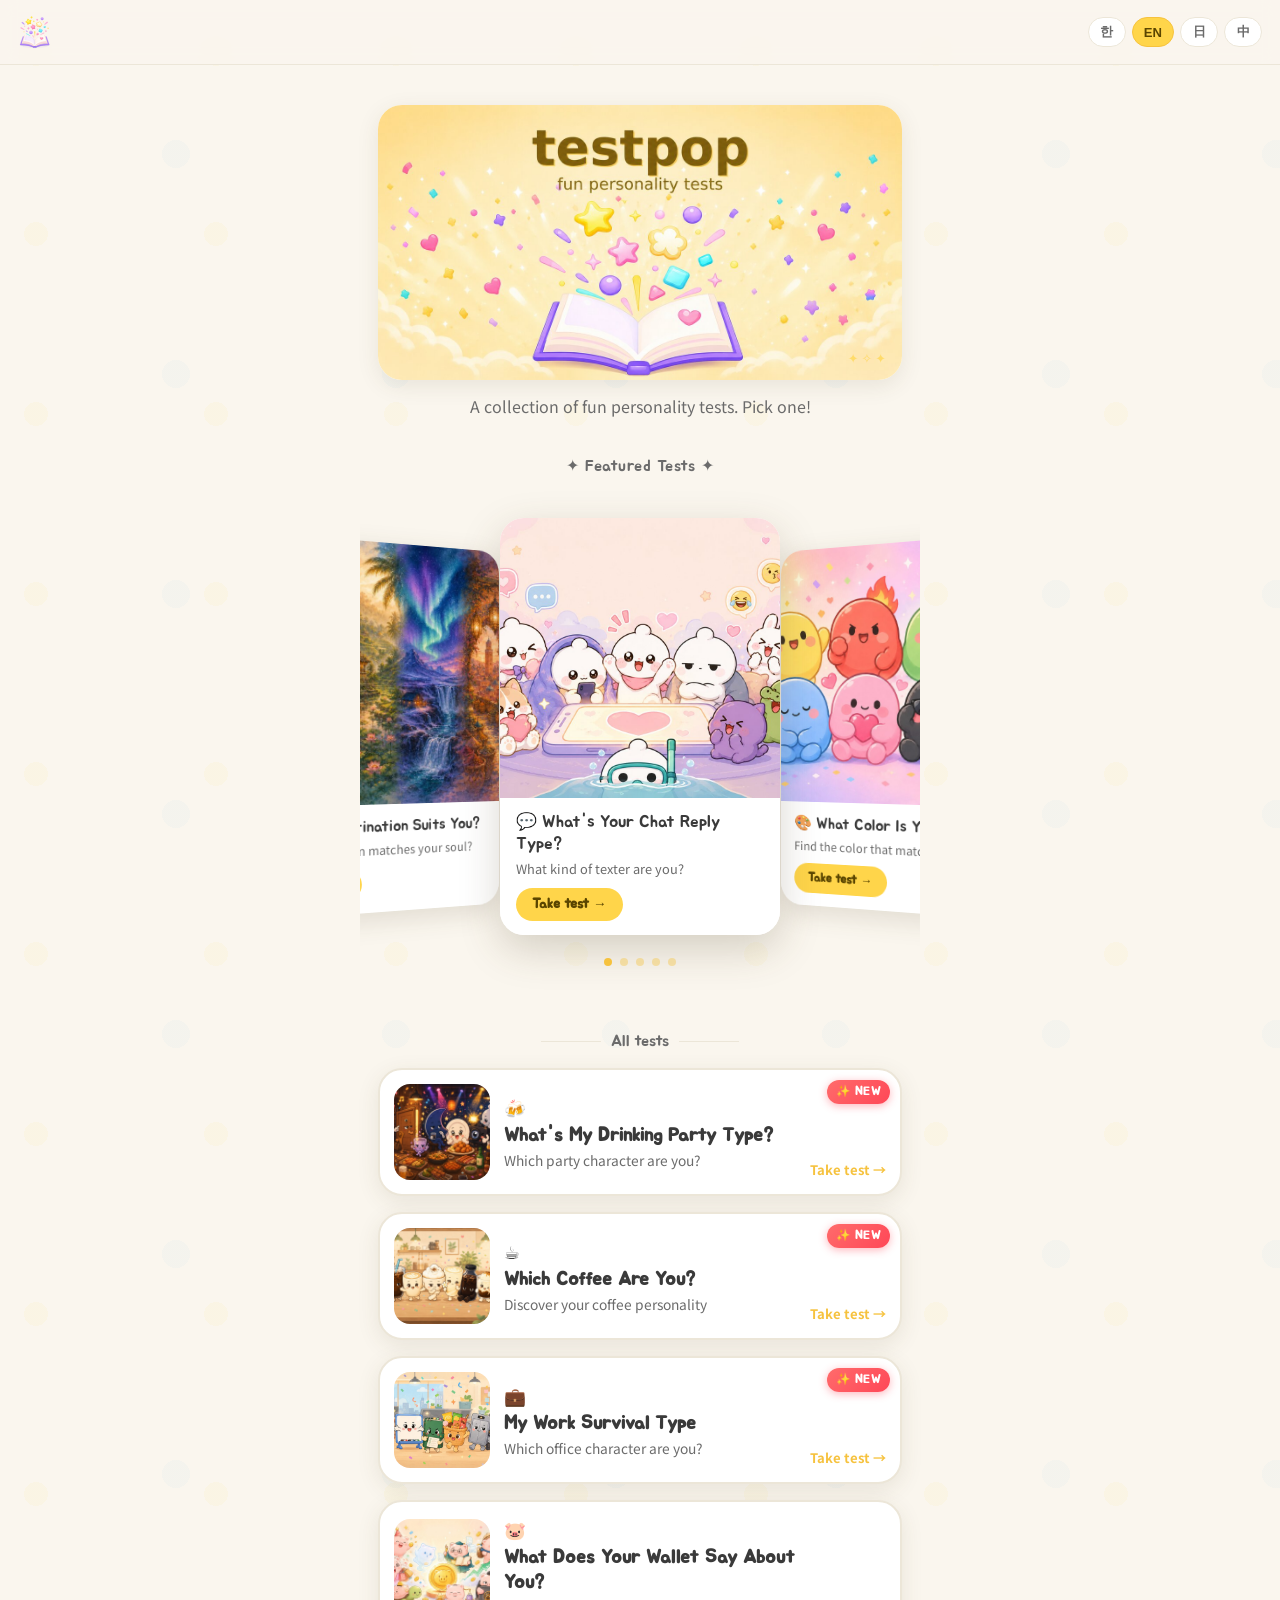
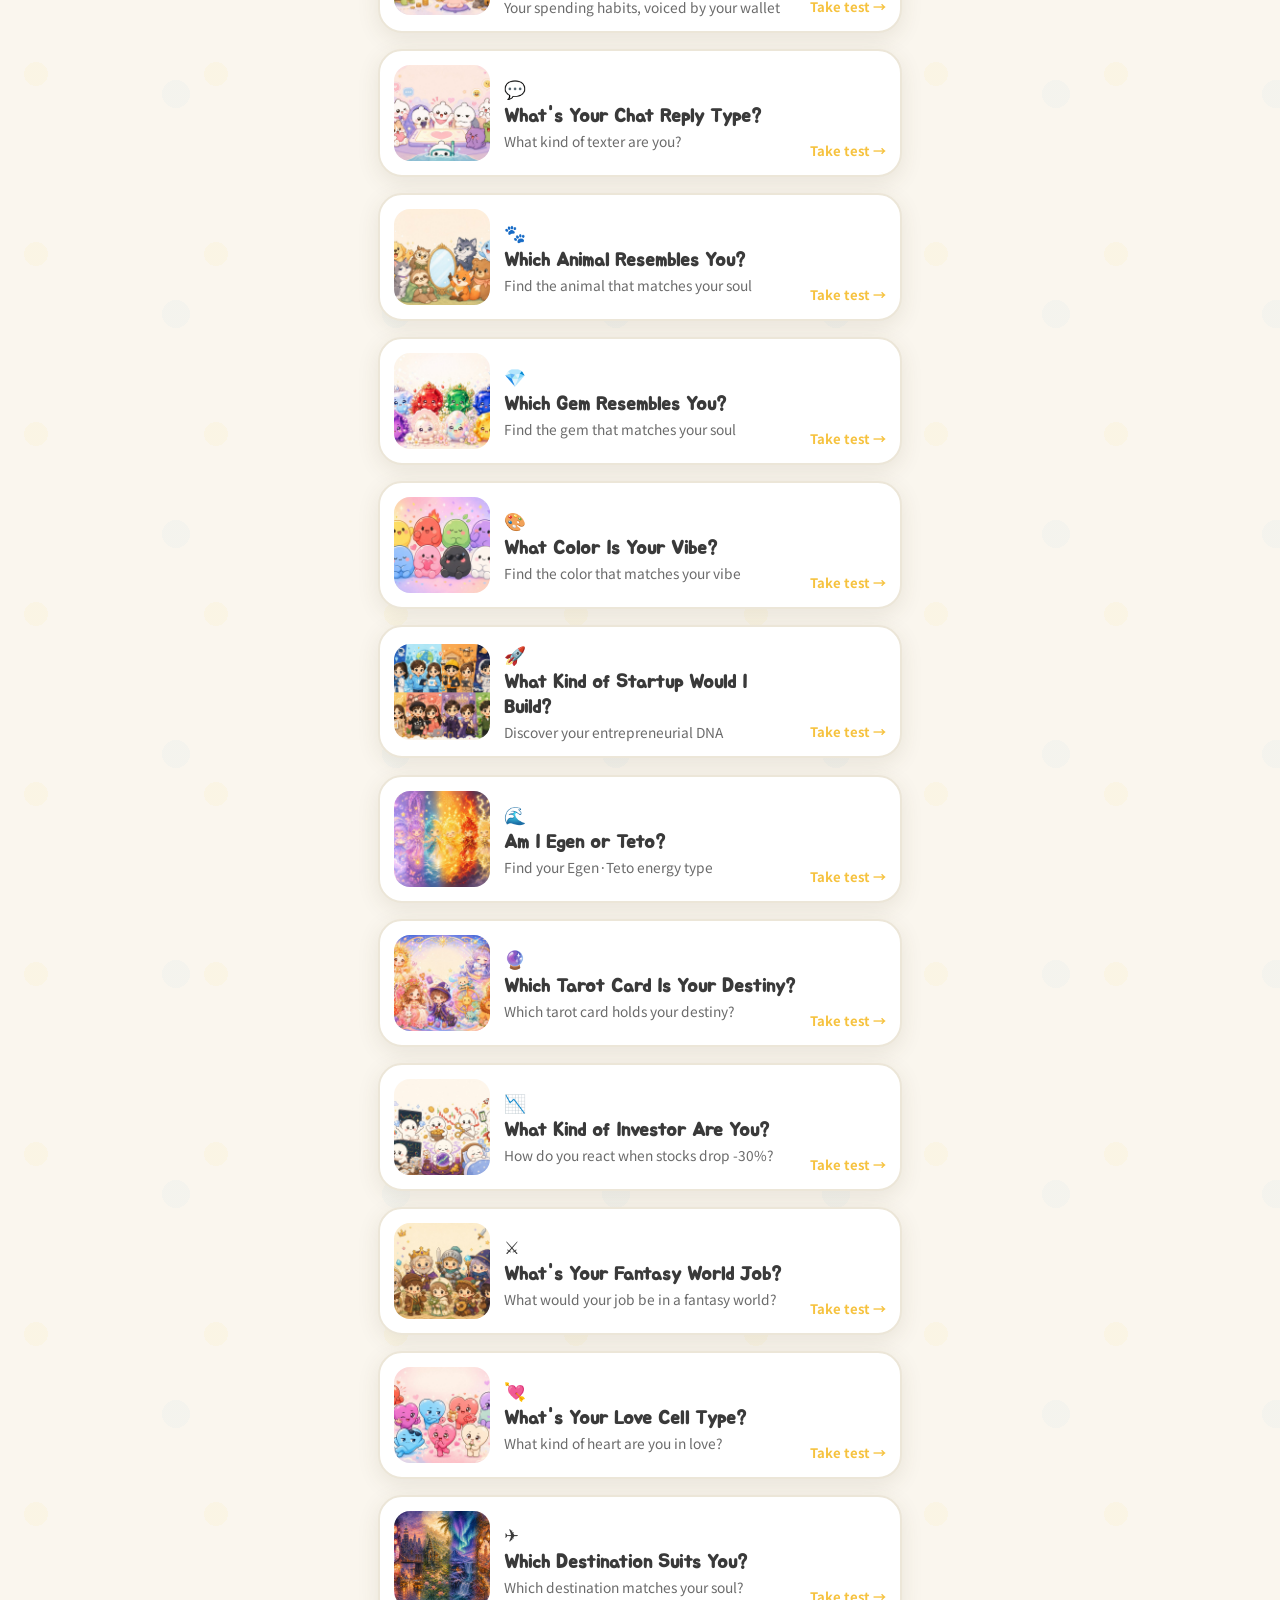
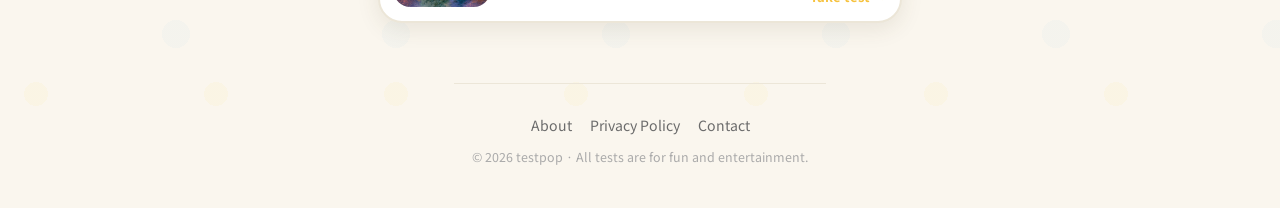
<file: index.html>
<!DOCTYPE html>
<html lang="ko">
<head>
<!-- Google tag (gtag.js) -->
<script async src="https://www.googletagmanager.com/gtag/js?id=G-WBL14369RH"></script>
<script>
  window.dataLayer = window.dataLayer || [];
  function gtag(){dataLayer.push(arguments);}
  gtag('js', new Date());
  gtag('config', 'G-WBL14369RH');
</script>
<meta charset="UTF-8">
  <link rel="icon" type="image/x-icon" href="favicon.ico">
  <link rel="icon" type="image/png" sizes="192x192" href="favicon-192.png">
  <link rel="apple-touch-icon" href="apple-touch-icon.png">
<meta name="viewport" content="width=device-width, initial-scale=1, viewport-fit=cover">
<title>testpop — Fun Personality Tests</title>
<meta name="description" content="Quick, fun personality tests — discover your type in 10 seconds and share with friends. Available in Korean, English, Japanese, and Chinese.">
<meta name="theme-color" content="#FFE08A">

<meta property="og:type" content="website">
<meta property="og:url" content="https://testpop.app/">
<meta property="og:title" content="testpop — Fun Personality Tests">
<meta property="og:description" content="Discover your type in 10 seconds and share with friends!">
<meta property="og:image" content="https://testpop.app/images/og.jpg">
<meta name="twitter:card" content="summary_large_image">

<link rel="alternate" hreflang="ko" href="https://testpop.app/?lang=ko">
<link rel="alternate" hreflang="en" href="https://testpop.app/?lang=en">
<link rel="alternate" hreflang="ja" href="https://testpop.app/?lang=ja">
<link rel="alternate" hreflang="zh" href="https://testpop.app/?lang=zh">
<link rel="alternate" hreflang="x-default" href="https://testpop.app/?lang=en">

<link rel="preconnect" href="https://fonts.googleapis.com">
<link rel="preconnect" href="https://fonts.gstatic.com" crossorigin>
<link href="https://fonts.googleapis.com/css2?family=Jua&family=Noto+Sans+KR:wght@400;500;700;900&display=swap" rel="stylesheet">

<!-- Google AdSense -->
<script async src="https://pagead2.googlesyndication.com/pagead/js/adsbygoogle.js?client=ca-pub-9238782111189491" crossorigin="anonymous"></script>

<link rel="stylesheet" href="https://cdn.jsdelivr.net/npm/swiper@11/swiper-bundle.min.css">
<link rel="stylesheet" href="style.css?v=1781441451">
</head>
<body>
<header class="topbar">
  <div class="brand" id="brand" role="button" tabindex="0"><img src="images/logo.png?v=1781441451" alt="testpop" class="brand-logo"></div>
  <nav id="langSel" aria-label="language">
    <button data-l="ko">한</button>
    <button data-l="en">EN</button>
    <button data-l="ja">日</button>
    <button data-l="zh">中</button>
  </nav>
</header>

<main id="app"></main>

<footer class="footer">
  <nav class="footer-nav">
    <a href="about.html" id="f-about">소개</a>
    <a href="privacy.html" id="f-privacy">개인정보처리방침</a>
    <a href="contact.html" id="f-contact">문의</a>
  </nav>
  <p class="footer-note" id="f-note">© 2026 testpop</p>
</footer>

<script src="https://cdn.jsdelivr.net/npm/swiper@11/swiper-bundle.min.js"></script>
<script src="i18n.js?v=1781441451"></script>
<script src="test_kakao.js"></script>
<script src="test_wallet.js"></script>
<script src="test_alter.js"></script>
<script src="test_love.js"></script>
<script src="test_fantasy.js"></script>
<script src="test_tarot.js"></script>
<script src="test_stock.js"></script>
<script src="test_travel.js"></script>
<script src="test_gem.js"></script>
<script src="test_egenteto.js"></script>
<script src="test_aura.js"></script>
<script src="test_startup.js"></script>
<script src="test_work_survival.js"></script>
<script src="test_coffee_type.js"></script>
<script src="test_drinking_type.js"></script>
<script src="data.js"></script>
<script src="app.js?v=1781441451"></script>
</body>
</html>
</file>
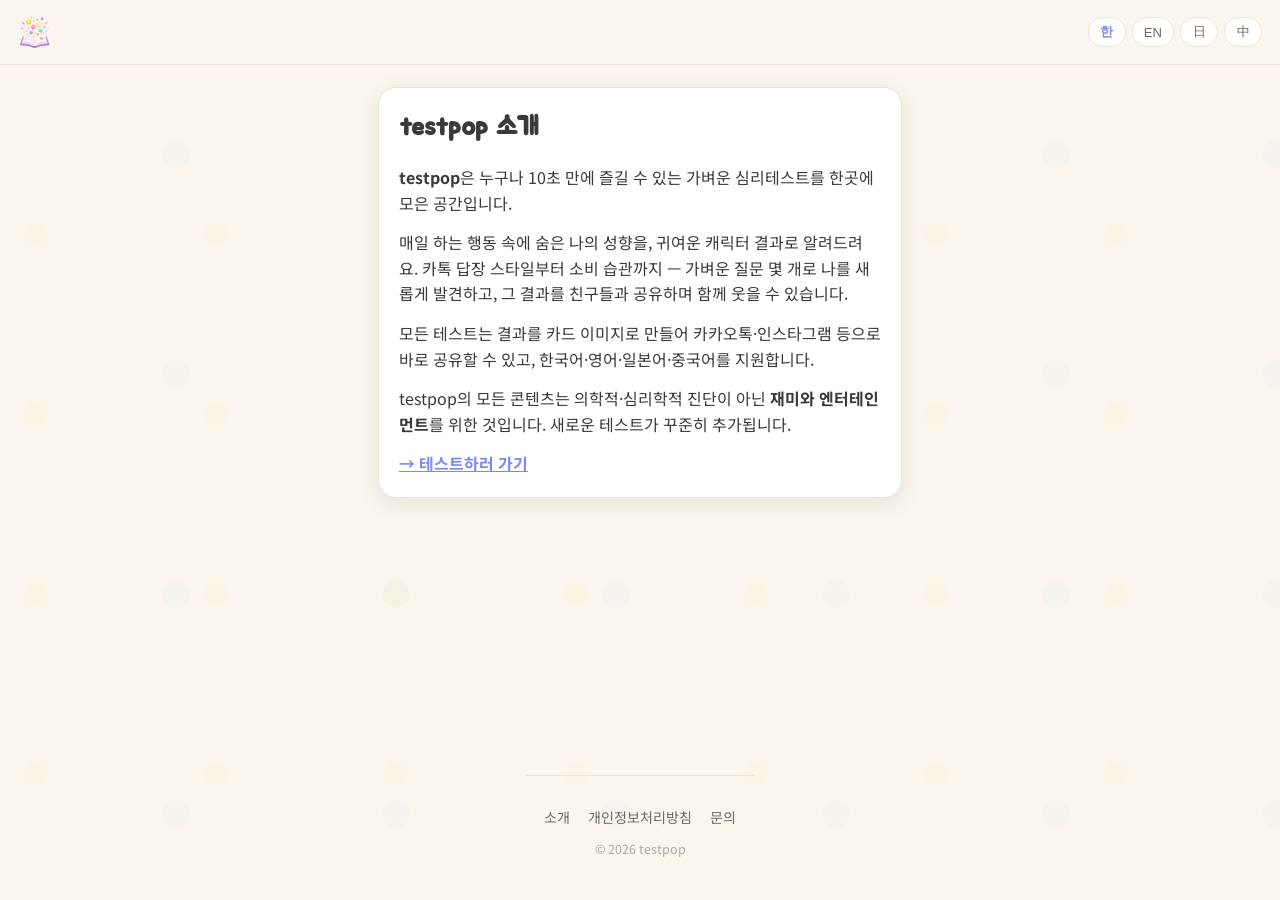
<file: about.html>
<!DOCTYPE html><html lang="ko"><head>
<script async src="https://www.googletagmanager.com/gtag/js?id=G-WBL14369RH"></script>
<script>window.dataLayer=window.dataLayer||[];function gtag(){dataLayer.push(arguments);}gtag('js',new Date());gtag('config','G-WBL14369RH');</script>
<script async src="https://pagead2.googlesyndication.com/pagead/js/adsbygoogle.js?client=ca-pub-9238782111189491" crossorigin="anonymous"></script>
<meta charset="UTF-8">
<meta name="viewport" content="width=device-width,initial-scale=1">
<title>소개 | testpop</title>
<meta name="description" content="testpop 소개. 누구나 즐길 수 있는 심리테스트 모음 사이트입니다.">
<link href="https://fonts.googleapis.com/css2?family=Jua&family=Noto+Sans+KR:wght@400;700&display=swap" rel="stylesheet">
<link rel="stylesheet" href="style.css">
</head><body>
<header class="topbar">
  <a class="brand" href="index.html" style="text-decoration:none"><img src="images/logo.png?v=3" alt="testpop" class="brand-logo"></a>
  <nav id="langSel" aria-label="language">
    <button data-l="ko">한</button>
    <button data-l="en">EN</button>
    <button data-l="ja">日</button>
    <button data-l="zh">中</button>
  </nav>
</header>
<main id="app"><article class="result-desc" style="text-align:left" id="content"></article></main>
<footer class="footer"><nav class="footer-nav" id="footerNav"></nav><p class="footer-note">© 2026 testpop</p></footer>
<script>
const T = {
  ko: {
    title: 'testpop 소개',
    body: `
      <p style="margin-bottom:14px"><strong>testpop</strong>은 누구나 10초 만에 즐길 수 있는 가벼운 심리테스트를 한곳에 모은 공간입니다.</p>
      <p style="margin-bottom:14px">매일 하는 행동 속에 숨은 나의 성향을, 귀여운 캐릭터 결과로 알려드려요. 카톡 답장 스타일부터 소비 습관까지 — 가벼운 질문 몇 개로 나를 새롭게 발견하고, 그 결과를 친구들과 공유하며 함께 웃을 수 있습니다.</p>
      <p style="margin-bottom:14px">모든 테스트는 결과를 카드 이미지로 만들어 카카오톡·인스타그램 등으로 바로 공유할 수 있고, 한국어·영어·일본어·중국어를 지원합니다.</p>
      <p style="margin-bottom:14px">testpop의 모든 콘텐츠는 의학적·심리학적 진단이 아닌 <strong>재미와 엔터테인먼트</strong>를 위한 것입니다. 새로운 테스트가 꾸준히 추가됩니다.</p>
      <p><a href="index.html" style="color:#7C8AED;font-weight:700">→ 테스트하러 가기</a></p>`,
    footer: ['소개','개인정보처리방침','문의']
  },
      intro: 'About testpop',
    body: `
      <p style="margin-bottom:14px"><strong>testpop</strong> is a space where anyone can enjoy light personality tests in just 10 seconds. No registration required — just open the site and start immediately, anytime, anywhere from your smartphone.</p>
      <p style="margin-bottom:14px">We reveal the tendencies hidden in your everyday behavior through cute characters and vivid results. From your texting style and spending habits to your romantic personality and the animal or gemstone that resembles you — discover yourself through a few simple questions and share the results with friends.</p>
      <p style="margin-bottom:14px">Every test result can be saved as a shareable card image and posted directly to KakaoTalk, Instagram, X (Twitter), and more. We support Korean, English, Japanese, and Chinese, so you can enjoy testpop with friends around the world.</p>
      <p style="margin-bottom:14px">We currently offer 9 tests including Chat Reply Type, Wallet Type, Animal Twin, Love Cell, Fantasy Job, Tarot Card, Stock Investor Type, Destination Twin, and Gem Twin — with new tests added regularly.</p>
      <p style="margin-bottom:14px">All testpop content is purely for <strong>fun and entertainment</strong>, not medical or psychological diagnosis. We hope testpop becomes a place to laugh, share, and enjoy together.</p>
      <p><a href="index.html" style="color:#7C8AED;font-weight:700">→ Take a test</a></p>`,
    footer: ['About','Privacy Policy','Contact'],
      intro: 'testpopについて',
    body: `
      <p style="margin-bottom:14px"><strong>testpop</strong>は、誰でも10秒で楽しめる気軽な心理テストを集めた場所です。面倒な会員登録なしにすぐ始められ、スマートフォン一つでいつでもどこでも楽しめます。</p>
      <p style="margin-bottom:14px">毎日の行動の中に隠れた自分の傾向を、かわいいキャラクターと生き生きした結果でお届けします。LINEの返信スタイル、消費習慣、恋愛傾向、自分に似た動物や宝石まで — 簡単な質問で新しい自分を発見し、友達と一緒に笑い合えます。</p>
      <p style="margin-bottom:14px">すべてのテスト結果はきれいなカード画像として保存し、LINE・Instagram・X（Twitter）などどこでも共有できます。韓国語・英語・日本語・中国語の4言語に対応しているので、世界中の友達と一緒に楽しめます。</p>
      <p style="margin-bottom:14px">現在、トーク返信タイプ、通帳タイプ、似ている動物、恋愛細胞、ファンタジー職業、タロットカード、株式投資タイプ、似ている旅行先、似ている宝石など9種類のテストを提供しており、新しいテストが順次追加されます。</p>
      <p style="margin-bottom:14px">testpopのすべてのコンテンツは医学的・心理学的診断ではなく、<strong>楽しみとエンターテインメント</strong>のためのものです。気軽に楽しんで、シェアして、一緒に笑える場所を目指しています。</p>
      <p><a href="index.html" style="color:#7C8AED;font-weight:700">→ テストをする</a></p>`,
    footer: ['サイト紹介','プライバシーポリシー','お問い合わせ'],
      intro: '关于 testpop',
    body: `
      <p style="margin-bottom:14px"><strong>testpop</strong> 是一个汇集了各种轻松心理测试的地方，任何人都能在10秒内开始体验。无需注册，直接打开网站即可开始，随时随地用手机享受乐趣。</p>
      <p style="margin-bottom:14px">我们用可爱的角色和生动的结果揭示隐藏在你日常行为中的性格倾向。从聊天回复风格、消费习惯、恋爱性格，到与你相似的动物和宝石 — 通过几个简单的问题重新认识自己，与朋友分享结果，一起开心大笑。</p>
      <p style="margin-bottom:14px">所有测试结果都能制作成精美的卡片图片，直接分享到微信、Instagram、X（推特）等平台。支持韩语、英语、日语、中文四种语言，与全世界的朋友一起享受。</p>
      <p style="margin-bottom:14px">目前提供聊天回复类型、通帐类型、相似动物、恋爱细胞、奇幻职业、塔罗牌、股票投资类型、相似旅行目的地、相似宝石等9种测试，新测试持续更新中。</p>
      <p style="margin-bottom:14px">testpop的所有内容仅供<strong>娱乐和趣味</strong>，不构成医学或心理学诊断。希望testpop成为轻松享受、分享、一起大笑的空间。</p>
      <p><a href="index.html" style="color:#7C8AED;font-weight:700">→ 去做测试</a></p>`,
    footer: ['关于我们','隐私政策','联系我们']
};

const footerLinks = ['about.html','privacy.html','contact.html'];

function getLang() {
  return localStorage.getItem('lang') || navigator.language.slice(0,2) || 'ko';
}

function render(l) {
  if (!T[l]) l = 'ko';
  document.documentElement.lang = l;
  const t = T[l];
  document.getElementById('content').innerHTML =
    `<h1 style="font-family:Jua,sans-serif;font-size:1.6rem;margin-bottom:16px">${t.title}</h1>${t.body}`;
  document.getElementById('footerNav').innerHTML =
    t.footer.map((name,i) => `<a href="${footerLinks[i]}">${name}</a>`).join('');
  document.querySelectorAll('#langSel button').forEach(b => {
    b.style.fontWeight = b.dataset.l === l ? '700' : '400';
    b.style.color = b.dataset.l === l ? '#7C8AED' : '';
  });
}

document.querySelectorAll('#langSel button').forEach(b => {
  b.addEventListener('click', () => {
    localStorage.setItem('lang', b.dataset.l);
    render(b.dataset.l);
  });
});

render(getLang());
</script>
</body></html>
</file>
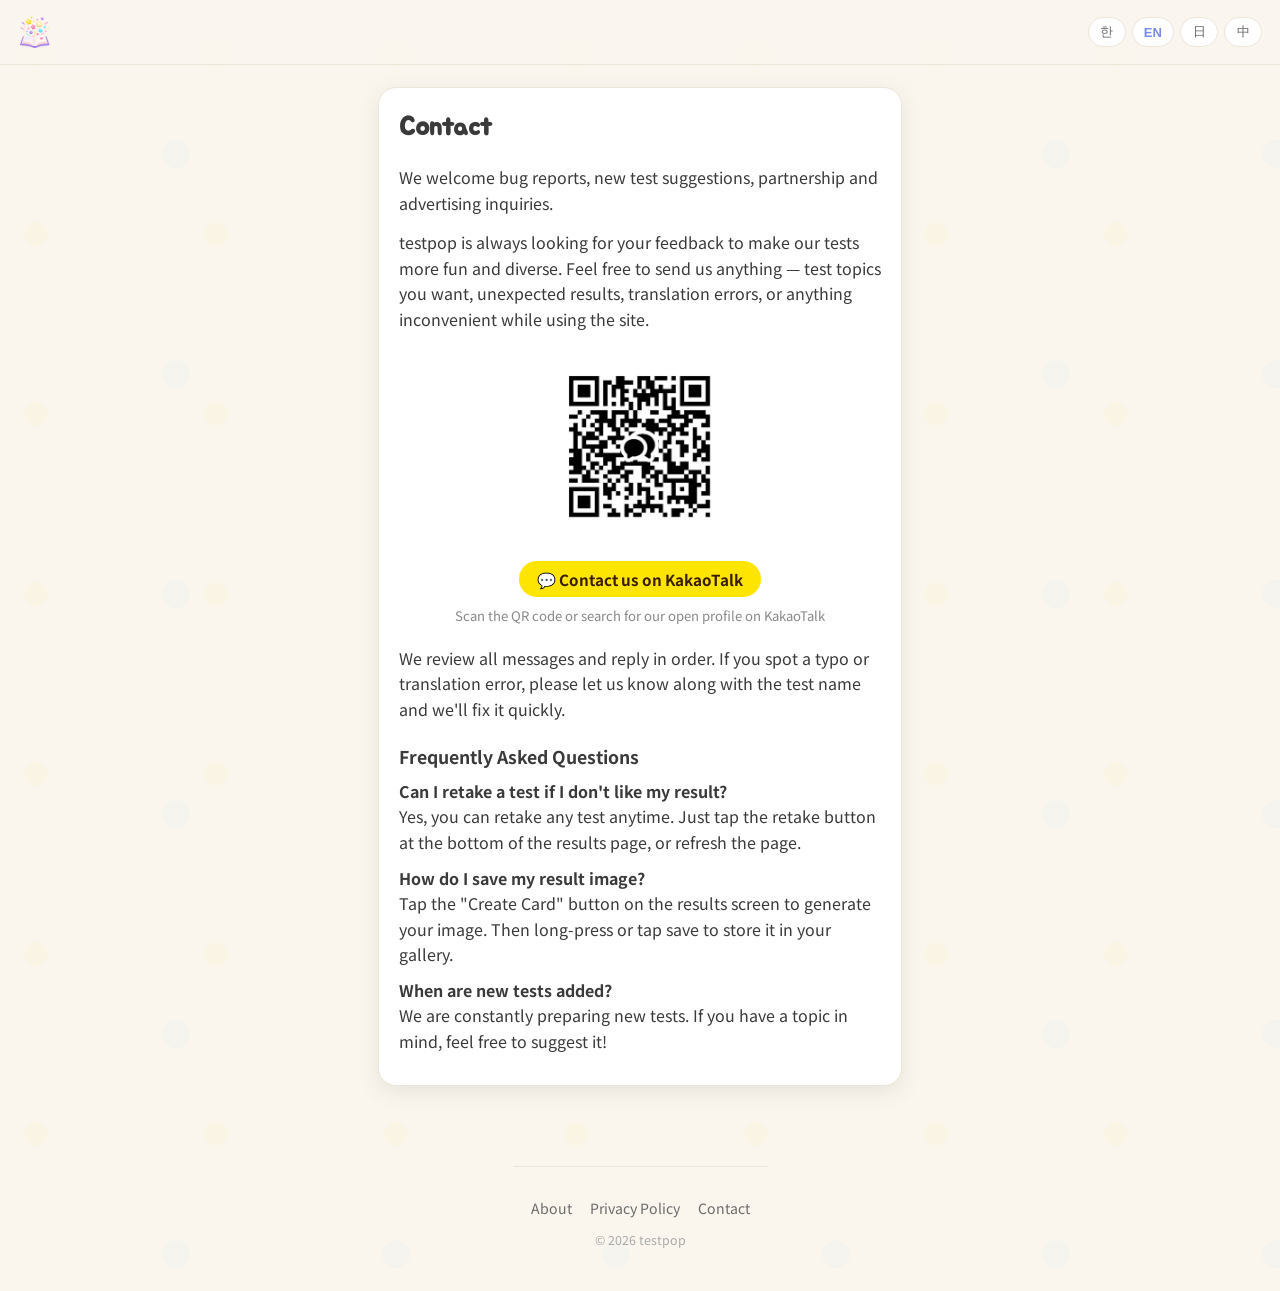
<file: contact.html>
<!DOCTYPE html><html lang="ko"><head>
<script async src="https://www.googletagmanager.com/gtag/js?id=G-WBL14369RH"></script>
<script>window.dataLayer=window.dataLayer||[];function gtag(){dataLayer.push(arguments);}gtag('js',new Date());gtag('config','G-WBL14369RH');</script>
<script async src="https://pagead2.googlesyndication.com/pagead/js/adsbygoogle.js?client=ca-pub-9238782111189491" crossorigin="anonymous"></script>
<meta charset="UTF-8">
<meta name="viewport" content="width=device-width,initial-scale=1">
<title>문의 | testpop</title>
<meta name="description" content="testpop 문의 안내.">
<link href="https://fonts.googleapis.com/css2?family=Jua&family=Noto+Sans+KR:wght@400;700&display=swap" rel="stylesheet">
<link rel="stylesheet" href="style.css">
<style>
.contact-box {
  border: 1.5px solid #e0e0e0;
  border-radius: 16px;
  padding: 24px;
  margin: 20px 0;
  text-align: center;
}
.contact-box img {
  width: 180px;
  height: 180px;
  border-radius: 8px;
  display: block;
  margin: 0 auto 12px;
}
.contact-box .qr-label {
  font-size: .95rem;
  font-weight: 700;
  color: #3a1d00;
  background: #fee500;
  display: inline-block;
  padding: 6px 16px;
  border-radius: 20px;
  margin-bottom: 6px;
}
.contact-box .qr-sub {
  font-size: .82rem;
  color: #888;
  margin-top: 4px;
}
</style>
</head><body>
<header class="topbar">
  <a class="brand" href="index.html" style="text-decoration:none"><img src="images/logo.png?v=3" alt="testpop" class="brand-logo"></a>
  <nav id="langSel" aria-label="language">
    <button data-l="ko">한</button>
    <button data-l="en">EN</button>
    <button data-l="ja">日</button>
    <button data-l="zh">中</button>
  </nav>
</header>
<main id="app">
  <article class="result-desc" style="text-align:left" id="content"></article>
</main>
<footer class="footer"><nav class="footer-nav" id="footerNav"></nav><p class="footer-note">© 2026 testpop</p></footer>
<script>
const T = {
  ko: {
    title: '문의',
    intro: '테스트 오류 제보, 새로운 테스트 제안, 제휴 및 광고 문의를 환영합니다.',
    detail: 'testpop은 더 재미있고 다양한 테스트를 만들기 위해 항상 여러분의 의견을 기다립니다. 원하는 테스트 주제, 결과가 이상하게 나온 경우, 번역 오류, 또는 사이트 이용 중 불편하셨던 점 등 어떤 내용이든 편하게 보내주세요.',
    qrLabel: '💬 카카오톡으로 문의하기',
    qrSub: 'QR코드를 스캔하거나 카카오톡에서 오픈프로필을 검색해 주세요',
    outro: '보내주신 내용은 확인 후 순차적으로 답변드립니다. 오탈자나 번역 오류를 발견하셨다면 해당 테스트 이름과 함께 알려주시면 빠르게 수정하겠습니다.',
    faqTitle: '자주 묻는 질문',
    faq1q: '테스트 결과가 마음에 안 들면 다시 할 수 있나요?',
    faq1a: '네, 언제든지 처음부터 다시 테스트할 수 있습니다. 결과 화면 하단의 다시하기 버튼을 누르거나 페이지를 새로고침하면 됩니다.',
    faq2q: '결과 이미지를 저장하려면 어떻게 하나요?',
    faq2a: '결과 화면에서 카드 만들기 버튼을 누르면 이미지가 생성됩니다. 길게 누르거나 저장 버튼을 눌러 갤러리에 저장할 수 있습니다.',
    faq3q: '새로운 테스트는 언제 추가되나요?',
    faq3a: '새로운 테스트를 꾸준히 준비하고 있습니다. 원하시는 테스트 주제가 있다면 문의를 통해 제안해 주세요!',
    footer: ['소개','개인정보처리방침','문의']
  },
  en: {
    title: 'Contact',
    intro: 'We welcome bug reports, new test suggestions, partnership and advertising inquiries.',
    detail: 'testpop is always looking for your feedback to make our tests more fun and diverse. Feel free to send us anything — test topics you want, unexpected results, translation errors, or anything inconvenient while using the site.',
    qrLabel: '💬 Contact us on KakaoTalk',
    qrSub: 'Scan the QR code or search for our open profile on KakaoTalk',
    outro: 'We review all messages and reply in order. If you spot a typo or translation error, please let us know along with the test name and we\'ll fix it quickly.',
    faqTitle: 'Frequently Asked Questions',
    faq1q: 'Can I retake a test if I don\'t like my result?',
    faq1a: 'Yes, you can retake any test anytime. Just tap the retake button at the bottom of the results page, or refresh the page.',
    faq2q: 'How do I save my result image?',
    faq2a: 'Tap the "Create Card" button on the results screen to generate your image. Then long-press or tap save to store it in your gallery.',
    faq3q: 'When are new tests added?',
    faq3a: 'We are constantly preparing new tests. If you have a topic in mind, feel free to suggest it!',
    footer: ['About','Privacy Policy','Contact']
  },
  ja: {
    title: 'お問い合わせ',
    intro: 'テストのエラー報告、新しいテストの提案、提携・広告のお問い合わせを歓迎します。',
    detail: 'testpopはより楽しく多様なテストを作るため、いつでも皆さんのご意見をお待ちしています。欲しいテストのテーマ、結果がおかしかった場合、翻訳ミス、サイト利用中に不便に感じたことなど、どんな内容でもお気軽にお送りください。',
    qrLabel: '💬 カカオトークでお問い合わせ',
    qrSub: 'QRコードをスキャンするか、カカオトークでオープンプロフィールを検索してください',
    outro: 'いただいた内容は確認後、順次ご返答いたします。誤字や翻訳ミスを見つけた場合は、該当するテスト名と一緒にお知らせください。',
    faqTitle: 'よくある質問',
    faq1q: '結果が気に入らない場合、やり直せますか？',
    faq1a: 'はい、いつでも最初からやり直せます。結果画面下部のやり直しボタンを押すか、ページを更新してください。',
    faq2q: '結果画像を保存するにはどうすればいいですか？',
    faq2a: '結果画面で「カード作成」ボタンを押すと画像が生成されます。長押しまたは保存ボタンでギャラリーに保存できます。',
    faq3q: '新しいテストはいつ追加されますか？',
    faq3a: '新しいテストを順次準備しています。ご希望のテーマがあれば、お問い合わせからぜひご提案ください！',
    footer: ['サイト紹介','プライバシーポリシー','お問い合わせ']
  },
  zh: {
    title: '联系我们',
    intro: '欢迎提交测试错误报告、新测试建议以及合作和广告咨询。',
    detail: 'testpop始终期待您的反馈，以便制作更有趣、更多样的测试。无论是想要的测试主题、结果异常、翻译错误，还是使用网站时感到不便的地方，都请随时告诉我们。',
    qrLabel: '💬 通过KakaoTalk联系我们',
    qrSub: '扫描二维码或在KakaoTalk中搜索我们的公开主页',
    outro: '我们会查看所有来信并按顺序回复。如果您发现错别字或翻译错误，请告知测试名称，我们将尽快修正。',
    faqTitle: '常见问题',
    faq1q: '如果不喜欢测试结果，可以重新测试吗？',
    faq1a: '可以，随时可以重新测试。点击结果页面底部的重新开始按钮，或刷新页面即可。',
    faq2q: '如何保存结果图片？',
    faq2a: '在结果页面点击"制作卡片"按钮即可生成图片。长按或点击保存按钮可保存到相册。',
    faq3q: '新测试什么时候添加？',
    faq3a: '我们正在持续准备新测试。如果您有想要的测试主题，欢迎通过联系页面提出建议！',
    footer: ['关于我们','隐私政策','联系我们']
  }
};

const footerLinks = ['about.html','privacy.html','contact.html'];

function getLang() {
  return localStorage.getItem('lang') || navigator.language.slice(0,2) || 'ko';
}

function render(l) {
  if (!T[l]) l = 'ko';
  document.documentElement.lang = l;
  const t = T[l];
  document.getElementById('content').innerHTML =
    `<h1 style="font-family:Jua,sans-serif;font-size:1.6rem;margin-bottom:16px">${t.title}</h1>
     <p style="margin-bottom:14px">${t.intro}</p>
     <p style="margin-bottom:14px">${t.detail}</p>
     <p style="text-align:center;margin:24px 0">
       <img src="images/kakao_qr.png" alt="KakaoTalk QR"
         style="width:180px;height:180px;border-radius:8px;display:inline-block;vertical-align:middle">
     </p>
     <p style="text-align:center;margin-bottom:8px">
       <a href="https://open.kakao.com/me/testpop" target="_blank" rel="noopener" style="background:#fee500;font-weight:700;font-size:.95rem;color:#3a1d00;padding:6px 18px;border-radius:20px;display:inline-block;text-decoration:none">${t.qrLabel}</a>
     </p>
     <p style="text-align:center;font-size:.82rem;color:#888;margin-bottom:20px">${t.qrSub}</p>
     <p style="margin-bottom:14px">${t.outro}</p>
     <h2 style="font-size:1.1rem;margin:20px 0 8px">${t.faqTitle}</h2>
     <p style="margin-bottom:10px"><strong>${t.faq1q}</strong><br>${t.faq1a}</p>
     <p style="margin-bottom:10px"><strong>${t.faq2q}</strong><br>${t.faq2a}</p>
     <p style="margin-bottom:10px"><strong>${t.faq3q}</strong><br>${t.faq3a}</p>`;
  document.getElementById('footerNav').innerHTML =
    t.footer.map((name,i) => `<a href="${footerLinks[i]}">${name}</a>`).join('');
  document.querySelectorAll('#langSel button').forEach(b => {
    b.style.fontWeight = b.dataset.l === l ? '700' : '400';
    b.style.color = b.dataset.l === l ? '#7C8AED' : '';
  });
}

document.querySelectorAll('#langSel button').forEach(b => {
  b.addEventListener('click', () => {
    localStorage.setItem('lang', b.dataset.l);
    render(b.dataset.l);
  });
});

render(getLang());
</script>
</body></html>
</file>
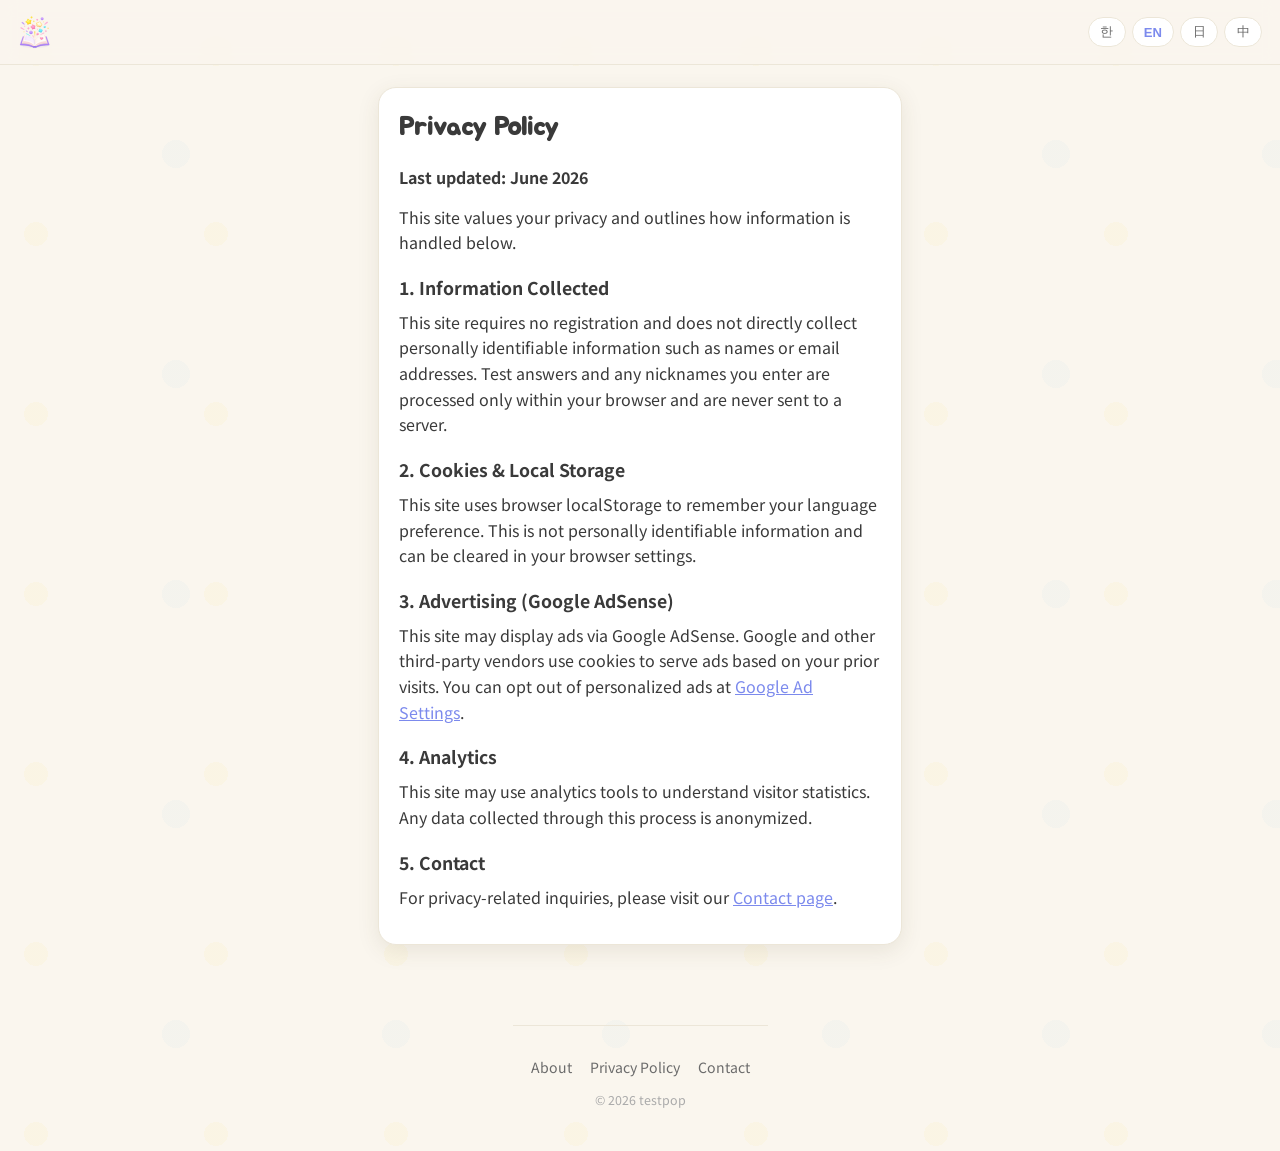
<file: privacy.html>
<!DOCTYPE html><html lang="ko"><head>
<script async src="https://www.googletagmanager.com/gtag/js?id=G-WBL14369RH"></script>
<script>window.dataLayer=window.dataLayer||[];function gtag(){dataLayer.push(arguments);}gtag('js',new Date());gtag('config','G-WBL14369RH');</script>
<script async src="https://pagead2.googlesyndication.com/pagead/js/adsbygoogle.js?client=ca-pub-9238782111189491" crossorigin="anonymous"></script>
<meta charset="UTF-8">
<meta name="viewport" content="width=device-width,initial-scale=1">
<title>개인정보처리방침 | testpop</title>
<meta name="description" content="testpop 개인정보처리방침. 광고 및 쿠키 사용 안내.">
<link href="https://fonts.googleapis.com/css2?family=Jua&family=Noto+Sans+KR:wght@400;700&display=swap" rel="stylesheet">
<link rel="stylesheet" href="style.css">
</head><body>
<header class="topbar">
  <a class="brand" href="index.html" style="text-decoration:none"><img src="images/logo.png?v=3" alt="testpop" class="brand-logo"></a>
  <nav id="langSel" aria-label="language">
    <button data-l="ko">한</button>
    <button data-l="en">EN</button>
    <button data-l="ja">日</button>
    <button data-l="zh">中</button>
  </nav>
</header>
<main id="app"><article class="result-desc" style="text-align:left" id="content"></article></main>
<footer class="footer"><nav class="footer-nav" id="footerNav"></nav><p class="footer-note">© 2026 testpop</p></footer>
<script>
const h2 = (txt) => `<h2 style="font-size:1.1rem;margin:18px 0 8px">${txt}</h2>`;
const p  = (txt) => `<p style="margin-bottom:14px">${txt}</p>`;

const T = {
  ko: {
    title: '개인정보처리방침',
    updated: '최종 수정일: 2026년 6월',
    intro: '본 사이트(이하 "사이트")는 이용자의 개인정보를 소중히 여기며, 아래와 같이 처리 방침을 안내합니다.',
    s1t: '1. 수집하는 정보',
    s1: '사이트는 회원가입이 없으며 이름, 이메일 등 개인을 식별할 수 있는 정보를 직접 수집하지 않습니다. 테스트 답변과 입력하신 닉네임은 서버로 전송되지 않고 이용자의 브라우저 내에서만 처리됩니다.',
    s2t: '2. 쿠키 및 로컬 저장소',
    s2: '사이트는 언어 설정을 기억하기 위해 브라우저의 로컬 저장소(localStorage)를 사용합니다. 이는 개인 식별 정보가 아니며 브라우저 설정에서 삭제할 수 있습니다.',
    s3t: '3. 광고 (Google AdSense)',
    s3: '사이트는 Google AdSense를 통해 광고를 게재할 수 있습니다. Google을 포함한 제3자 공급업체는 쿠키를 사용하여 이용자의 이전 방문 기록을 바탕으로 광고를 게재합니다. 이용자는 <a href="https://www.google.com/settings/ads" style="color:#7C8AED">Google 광고 설정</a>에서 맞춤 광고를 비활성화할 수 있습니다.',
    s4t: '4. 분석 도구',
    s4: '사이트는 방문 통계 분석을 위해 분석 도구를 사용할 수 있으며, 이 과정에서 수집되는 정보는 익명으로 처리됩니다.',
    s5t: '5. 문의',
    s5: '개인정보 관련 문의는 <a href="contact.html" style="color:#7C8AED">문의 페이지</a>를 통해 접수해주세요.',
    footer: ['소개','개인정보처리방침','문의']
  },
  en: {
    title: 'Privacy Policy',
    updated: 'Last updated: June 2026',
    intro: 'This site values your privacy and outlines how information is handled below.',
    s1t: '1. Information Collected',
    s1: 'This site requires no registration and does not directly collect personally identifiable information such as names or email addresses. Test answers and any nicknames you enter are processed only within your browser and are never sent to a server.',
    s2t: '2. Cookies & Local Storage',
    s2: 'This site uses browser localStorage to remember your language preference. This is not personally identifiable information and can be cleared in your browser settings.',
    s3t: '3. Advertising (Google AdSense)',
    s3: 'This site may display ads via Google AdSense. Google and other third-party vendors use cookies to serve ads based on your prior visits. You can opt out of personalized ads at <a href="https://www.google.com/settings/ads" style="color:#7C8AED">Google Ad Settings</a>.',
    s4t: '4. Analytics',
    s4: 'This site may use analytics tools to understand visitor statistics. Any data collected through this process is anonymized.',
    s5t: '5. Contact',
    s5: 'For privacy-related inquiries, please visit our <a href="contact.html" style="color:#7C8AED">Contact page</a>.',
    footer: ['About','Privacy Policy','Contact']
  },
  ja: {
    title: 'プライバシーポリシー',
    updated: '最終更新日: 2026年6月',
    intro: '本サイトはユーザーのプライバシーを大切にし、以下のとおり取り扱い方針をご案内します。',
    s1t: '1. 収集する情報',
    s1: '本サイトは会員登録がなく、氏名・メールアドレスなど個人を特定できる情報を直接収集しません。テストの回答や入力されたニックネームはサーバーに送信されず、ユーザーのブラウザ内でのみ処理されます。',
    s2t: '2. クッキー及びローカルストレージ',
    s2: '本サイトは言語設定を記憶するためにブラウザのlocalStorageを使用します。これは個人識別情報ではなく、ブラウザの設定から削除できます。',
    s3t: '3. 広告 (Google AdSense)',
    s3: '本サイトはGoogle AdSenseを通じて広告を掲載する場合があります。Googleを含む第三者プロバイダーはクッキーを使用し、ユーザーの過去の訪問に基づいて広告を配信します。<a href="https://www.google.com/settings/ads" style="color:#7C8AED">Google広告設定</a>からパーソナライズ広告を無効にできます。',
    s4t: '4. 分析ツール',
    s4: '本サイトは訪問統計の分析のため分析ツールを使用する場合があります。この過程で収集される情報は匿名で処理されます。',
    s5t: '5. お問い合わせ',
    s5: 'プライバシーに関するお問い合わせは<a href="contact.html" style="color:#7C8AED">お問い合わせページ</a>よりご連絡ください。',
    footer: ['サイト紹介','プライバシーポリシー','お問い合わせ']
  },
  zh: {
    title: '隐私政策',
    updated: '最后更新：2026年6月',
    intro: '本网站重视用户隐私，并按如下方式说明信息处理方针。',
    s1t: '1. 收集的信息',
    s1: '本网站无需注册，不直接收集姓名、电子邮件等可识别个人身份的信息。测试答案和您输入的昵称不会发送到服务器，仅在用户浏览器内处理。',
    s2t: '2. Cookie及本地存储',
    s2: '本网站使用浏览器localStorage记住语言设置。这不是个人识别信息，可在浏览器设置中删除。',
    s3t: '3. 广告（Google AdSense）',
    s3: '本网站可能通过Google AdSense展示广告。包括Google在内的第三方供应商使用Cookie根据用户的过往访问记录投放广告。您可以在<a href="https://www.google.com/settings/ads" style="color:#7C8AED">Google广告设置</a>中关闭个性化广告。',
    s4t: '4. 分析工具',
    s4: '本网站可能使用分析工具进行访问统计分析，此过程中收集的信息均为匿名处理。',
    s5t: '5. 联系方式',
    s5: '有关隐私的问题，请通过<a href="contact.html" style="color:#7C8AED">联系页面</a>提交。',
    footer: ['关于我们','隐私政策','联系我们']
  }
};

const footerLinks = ['about.html','privacy.html','contact.html'];

function getLang() {
  return localStorage.getItem('lang') || navigator.language.slice(0,2) || 'ko';
}

function render(l) {
  if (!T[l]) l = 'ko';
  document.documentElement.lang = l;
  const t = T[l];
  document.getElementById('content').innerHTML =
    `<h1 style="font-family:Jua,sans-serif;font-size:1.6rem;margin-bottom:16px">${t.title}</h1>` +
    p(`<strong>${t.updated}</strong>`) + p(t.intro) +
    h2(t.s1t) + p(t.s1) +
    h2(t.s2t) + p(t.s2) +
    h2(t.s3t) + p(t.s3) +
    h2(t.s4t) + p(t.s4) +
    h2(t.s5t) + p(t.s5);
  document.getElementById('footerNav').innerHTML =
    t.footer.map((name,i) => `<a href="${footerLinks[i]}">${name}</a>`).join('');
  document.querySelectorAll('#langSel button').forEach(b => {
    b.style.fontWeight = b.dataset.l === l ? '700' : '400';
    b.style.color = b.dataset.l === l ? '#7C8AED' : '';
  });
}

document.querySelectorAll('#langSel button').forEach(b => {
  b.addEventListener('click', () => {
    localStorage.setItem('lang', b.dataset.l);
    render(b.dataset.l);
  });
});

render(getLang());
</script>
</body></html>
</file>
<file: style.css>
/* ===========================================================
   카톡 답장 유형 테스트 — 메신저 말풍선 테마
   =========================================================== */
:root{
  --bg:#FAF6EE;          /* 부드러운 크림 */
  --bubble:#FFFFFF;
  --ink:#3A3A3A;
  --ink-soft:#6B6B6B;
  --accent:#FFD54A;      /* 카톡 옐로우 */
  --accent-deep:#F6C23E;
  --line:#ECE6D8;
  --radius:24px;
  --shadow:0 6px 22px rgba(80,70,40,.10);
  --maxw:560px;
}
*{box-sizing:border-box;margin:0;padding:0}
html{scroll-behavior:smooth}
body{
  font-family:'Noto Sans KR',system-ui,sans-serif;
  background:var(--bg);
  color:var(--ink);
  line-height:1.6;
  -webkit-font-smoothing:antialiased;
  /* 말풍선 패턴 배경 */
  background-image:radial-gradient(circle at 20% 30%, rgba(255,213,74,.06) 0 12px, transparent 12px),
                   radial-gradient(circle at 80% 70%, rgba(157,195,230,.06) 0 14px, transparent 14px);
  background-size:180px 180px, 220px 220px;
  min-height:100vh;
  display:flex;
  flex-direction:column;
}

/* ---- 상단바 ---- */
.topbar{
  position:sticky;top:0;z-index:50;
  display:flex;align-items:center;justify-content:space-between;
  padding:14px 18px;
  background:rgba(250,246,238,.9);
  backdrop-filter:blur(8px);
  border-bottom:1px solid var(--line);
}
.brand{cursor:pointer;display:flex;align-items:center}
.brand-logo{height:36px;width:auto;display:block}
#langSel{display:flex;gap:6px}
#langSel button{
  border:1.5px solid var(--line);background:#fff;color:var(--ink-soft);
  font-size:.82rem;font-weight:700;padding:5px 11px;border-radius:999px;cursor:pointer;
  transition:.15s;min-width:38px;
}
#langSel button.on{background:var(--accent);border-color:var(--accent-deep);color:#5A4500}
#langSel button:hover{border-color:var(--accent)}

/* ---- 레이아웃 ---- */
#app{max-width:var(--maxw);margin:0 auto;padding:22px 18px 60px;flex:1;width:100%;box-sizing:border-box;}

/* ---- 허브(홈) ---- */
.hub-hero{text-align:center;padding:18px 0 26px}
.hub-banner{border-radius:var(--radius);overflow:hidden;box-shadow:var(--shadow);margin-bottom:14px;background:#fff}
.hub-banner img{width:100%;height:auto;display:block}
.hub-title{font-family:'Jua',sans-serif;font-size:2.6rem;letter-spacing:-1px;color:var(--ink)}
.hub-sub{font-size:1rem;color:var(--ink-soft);margin-top:6px}
.test-list{display:flex;flex-direction:column;gap:16px}
.test-card{
  display:flex;align-items:center;gap:14px;text-decoration:none;color:inherit;
  background:var(--bubble);border:2px solid var(--line);border-radius:var(--radius);
  padding:14px;box-shadow:var(--shadow);transition:.15s;position:relative;overflow:hidden;
}
.test-card:hover{border-color:var(--accent);transform:translateY(-2px)}
.test-thumb{flex:0 0 96px;width:96px;height:96px;border-radius:16px;overflow:hidden;background:#fff}
.test-thumb img{width:100%;height:100%;object-fit:cover;display:block}
.test-info{flex:1;min-width:0}
.test-emoji{font-size:1.1rem}
.test-name{font-family:'Jua',sans-serif;font-size:1.2rem;line-height:1.3;margin:2px 0;color:var(--ink)}
.test-desc{font-size:.86rem;color:var(--ink-soft);line-height:1.4}
.test-go{flex:0 0 auto;font-size:.82rem;font-weight:700;color:var(--accent-deep);align-self:flex-end}

/* ---- 뒤로가기 ---- */
.back-link{display:none}
.back-home-wrap{text-align:center;padding:0 20px 32px}
.back-to-home{display:inline-block;margin-top:0;color:var(--ink-soft);text-decoration:none;font-size:.95rem;font-weight:600}
.back-to-home:hover{color:var(--ink)}

/* ---- 히어로 ---- */
.hero{text-align:center}
.hero-art{border-radius:var(--radius);overflow:hidden;box-shadow:var(--shadow);margin-bottom:22px;background:#fff}
.hero-art img{width:100%;height:auto;display:block}
.hero-title{font-family:'Jua',sans-serif;font-size:2rem;line-height:1.2;margin-bottom:8px;letter-spacing:-.5px}
.hero-tagline{font-size:1.08rem;font-weight:700;color:var(--ink);margin-bottom:6px}
.hero-sub{font-size:.96rem;color:var(--ink-soft);margin-bottom:12px;padding:0 8px}
.hero-10sec{font-size:1.1rem;font-weight:700;color:var(--ink);margin-bottom:24px;padding:0 8px}
.share-intro-wrap{padding:0 20px 24px;text-align:center}
.btn-share-intro{font-family:'Jua',sans-serif;font-size:1.25rem;background:#fff;color:var(--ink);border:2.5px solid var(--line);padding:16px 48px;border-radius:999px;cursor:pointer;transition:opacity .15s;display:inline-block}
.btn-share-intro:hover{opacity:.75}

.btn-primary{
  font-family:'Jua',sans-serif;font-size:1.25rem;
  background:var(--accent);color:#5A4500;border:none;
  padding:16px 48px;border-radius:999px;cursor:pointer;
  box-shadow:0 6px 0 var(--accent-deep);
  transition:transform .1s, box-shadow .1s;
  margin-bottom:24px;
}
.btn-primary:active{transform:translateY(4px);box-shadow:0 2px 0 var(--accent-deep)}

/* ---- 유형 미리보기 칩 ---- */
.type-preview{display:grid;grid-template-columns:repeat(4,1fr);gap:10px;margin-top:34px}
.chip{text-align:center}
.chip img{
  width:100%;height:auto;aspect-ratio:1/1;object-fit:cover;object-position:center top;
  border-radius:18px;display:block;
  border:3px solid var(--c,#eee);box-shadow:var(--shadow);background:#fff;
}
.chip span{display:block;font-size:.72rem;font-weight:700;margin-top:6px;color:var(--ink-soft);line-height:1.3}

/* ---- 퀴즈 ---- */
.quiz-wrap { padding-top: 8px; }
.quiz-header {
  position: sticky; top: 64px; z-index: 10;
  background: var(--bg);
  padding: 0 0 12px;
  margin-bottom: 4px;
}
.quiz{padding-top:4px}
.qbar{height:10px;background:#fff;border:1.5px solid var(--line);border-radius:999px;overflow:hidden;margin-bottom:10px}
.qbar-fill{height:100%;background:linear-gradient(90deg,var(--accent),var(--accent-deep));transition:width .3s}
.qcount{font-size:.85rem;font-weight:700;color:var(--ink-soft);text-align:center;margin-bottom:24px}
.qtext{
  font-family:'Jua',sans-serif;font-size:1.45rem;line-height:1.4;text-align:center;
  margin-bottom:28px;min-height:2.6em;display:flex;align-items:center;justify-content:center;
}
.answers{display:flex;flex-direction:column;gap:12px}
.answer{
  background:var(--bubble);border:2px solid var(--line);
  font-family:inherit;font-size:1.02rem;font-weight:500;color:var(--ink);
  padding:18px 20px;border-radius:18px;cursor:pointer;text-align:left;
  box-shadow:var(--shadow);transition:.15s;
  position:relative;
}
.answer:hover{border-color:var(--accent);transform:translateY(-2px)}
.answer:active{transform:translateY(0)}

/* ---- 결과 ---- */
.result{text-align:center}
.result-label{font-size:1rem;font-weight:700;color:var(--ink-soft);margin-bottom:14px}
.result-card{
  background:var(--c,#fff);border-radius:var(--radius);padding:18px;
  box-shadow:var(--shadow);margin-bottom:20px;
}
.result-img{width:100%;max-width:340px;height:auto;border-radius:18px;display:block;margin:0 auto 14px}
.result-name{font-family:'Jua',sans-serif;font-size:1.9rem;color:var(--ink);margin-bottom:4px}
.result-tag{font-size:1rem;font-weight:700;color:var(--ink);opacity:.7}
.result-desc{
  background:#fff;border:1.5px solid var(--line);border-radius:18px;
  padding:20px;font-size:1rem;text-align:left;margin-bottom:20px;box-shadow:var(--shadow);
}
.match{display:flex;gap:10px;margin-bottom:22px}
.match-item{flex:1;background:#fff;border:1.5px solid var(--line);border-radius:16px;padding:14px 10px;box-shadow:var(--shadow)}
.match-label{display:block;font-size:.78rem;color:var(--ink-soft);margin-bottom:6px}
.match-item span:last-child{font-weight:700;font-size:.92rem}
.match-item.best{border-color:#FFB3C7}
.match-item.worst{border-color:#9DC3E6}

.card-maker{
  background:#fff;border:1.5px solid var(--line);border-radius:18px;
  padding:18px;margin-bottom:18px;box-shadow:var(--shadow);text-align:center;
}
.card-maker-label{font-size:.9rem;color:var(--ink-soft);margin-bottom:12px}
.card-maker #nick{
  width:100%;border:2px solid var(--line);border-radius:14px;
  padding:13px 16px;font-size:1rem;font-family:inherit;text-align:center;margin-bottom:10px;
}
.card-maker #nick:focus{outline:none;border-color:var(--accent)}
.btn-make{
  width:100%;font-family:'Jua',sans-serif;font-size:1.05rem;
  background:var(--accent);color:#5A4500;border:none;
  padding:14px;border-radius:14px;cursor:pointer;
  box-shadow:0 4px 0 var(--accent-deep);transition:.1s;
}
.btn-make:active{transform:translateY(3px);box-shadow:0 1px 0 var(--accent-deep)}

.nick-row{display:flex;gap:8px;margin-bottom:14px}
#nick{flex:1;border:2px solid var(--line);border-radius:14px;padding:13px 16px;font-size:1rem;font-family:inherit}
#nick:focus{outline:none;border-color:var(--accent)}

#cardCanvas{width:100%;max-width:320px;height:auto;border-radius:18px;margin:0 auto 18px;box-shadow:var(--shadow)}

.share-row{display:flex;flex-direction:column;gap:10px;margin-bottom:18px}
.btn-share{font-family:'Jua',sans-serif;font-size:1.08rem;border:none;padding:15px;border-radius:14px;cursor:pointer;transition:.15s;color:#fff}
.btn-share:active{transform:scale(.98)}
.btn-share.share{background:#5B8DEF}
.btn-share.link{background:#7C8AED}
.btn-share.save{background:#5BC4A8}
.btn-share.retry{background:#f0a500;color:#fff}

.result-actions{display:flex;gap:10px;justify-content:center;margin-top:4px}
.btn-ghost{
  background:#fff;border:2px solid var(--line);color:var(--ink-soft);
  font-family:inherit;font-weight:700;font-size:.95rem;
  padding:12px 22px;border-radius:14px;cursor:pointer;transition:.15s;
}
.btn-ghost:hover{border-color:var(--accent)}

/* ---- 친구 결과 배너 (링크 접근 시) ---- */
.friend-banner{
  display:flex;align-items:center;justify-content:space-between;gap:10px;
  background:var(--accent);color:#5A4500;text-decoration:none;
  padding:13px 18px;border-radius:16px;margin-bottom:16px;font-weight:700;
  box-shadow:0 3px 0 var(--accent-deep);font-size:.95rem;
}
.friend-banner:active{transform:translateY(2px);box-shadow:0 1px 0 var(--accent-deep)}
.friend-cta{font-family:'Jua',sans-serif;white-space:nowrap}

/* ---- 광고 자리 ---- */
/* ---- 광고 자리 ----
   승인 전에는 비어 있으므로 숨김(빈 박스 노출 방지).
   AdSense 승인 후 .ad-slot 안에 <ins class="adsbygoogle"> 코드를 넣으면
   자동으로 표시됩니다. (ins가 들어가면 :empty가 아니게 되어 보임)            */
.ad-slot{margin:28px auto 0;max-width:336px;text-align:center}
.ad-slot:empty{display:none}
.ad-slot::before{content:'광고';display:block;font-size:.7rem;color:#bbb;margin-bottom:4px;letter-spacing:1px}
.ad-slot:empty::before{display:none}

/* ---- 푸터 ---- */
.footer{max-width:var(--maxw);margin:0 auto;padding:30px 18px 40px;text-align:center;border-top:1px solid var(--line)}
.footer-nav{display:flex;gap:18px;justify-content:center;margin-bottom:12px}
.footer-nav a{color:var(--ink-soft);font-size:.88rem;text-decoration:none}
.footer-nav a:hover{color:var(--ink);text-decoration:underline}
.footer-note{font-size:.78rem;color:#aaa}

/* ---- 토스트 ---- */
#toast{
  position:fixed;left:50%;bottom:40px;transform:translateX(-50%) translateY(20px);
  background:var(--ink);color:#fff;padding:12px 24px;border-radius:999px;
  font-size:.92rem;opacity:0;pointer-events:none;transition:.25s;z-index:100;
}
#toast.show{opacity:1;transform:translateX(-50%) translateY(0)}

/* ---- 반응형 ---- */
@media(max-width:380px){
  .type-preview{grid-template-columns:repeat(2,1fr)}
  .hero-title{font-size:1.7rem}
}
@media(min-width:561px){
  .hero-title{font-size:2.3rem}
}

/* ---- 접근성: 모션 줄이기 ---- */
@media(prefers-reduced-motion:reduce){
  *{transition:none!important;scroll-behavior:auto!important}
}
:focus-visible{outline:3px solid var(--accent-deep);outline-offset:2px}


/* ============================================================
   ✨ 다이나믹 UI 개선 (2순위 포함)
   ============================================================ */

/* ---- 1. 플로팅 장식 요소 ---- */
.floating-deco {
  position: fixed; top: 0; left: 0; width: 100%; height: 100%;
  pointer-events: none; z-index: 0; overflow: hidden;
}
.deco-item {
  position: absolute;
  font-size: 1.1rem;
  opacity: 0;
  animation: deco-float 6s ease-in-out infinite;
  will-change: transform, opacity;
}
.deco-item:nth-child(1)  { left:8%;  top:12%; animation-delay:0s;    animation-duration:7s; }
.deco-item:nth-child(2)  { left:88%; top:18%; animation-delay:1.2s;  animation-duration:6s; }
.deco-item:nth-child(3)  { left:22%; top:72%; animation-delay:2.4s;  animation-duration:8s; }
.deco-item:nth-child(4)  { left:75%; top:60%; animation-delay:0.6s;  animation-duration:5.5s; }
.deco-item:nth-child(5)  { left:50%; top:8%;  animation-delay:3s;    animation-duration:7.5s; }
.deco-item:nth-child(6)  { left:15%; top:45%; animation-delay:1.8s;  animation-duration:6.5s; }
.deco-item:nth-child(7)  { left:92%; top:80%; animation-delay:4s;    animation-duration:9s; }
.deco-item:nth-child(8)  { left:40%; top:88%; animation-delay:2s;    animation-duration:7s; }
@keyframes deco-float {
  0%   { transform: translateY(0px) rotate(0deg);   opacity: 0; }
  15%  { opacity: 0.35; }
  50%  { transform: translateY(-18px) rotate(12deg); opacity: 0.25; }
  85%  { opacity: 0.35; }
  100% { transform: translateY(0px) rotate(0deg);   opacity: 0; }
}

/* ---- 2. 허브 배너 반짝이 효과 ---- */
.hub-banner { position: relative; }
.hub-banner::after {
  content: '✦ ✧ ✦';
  position: absolute; bottom: 12px; right: 16px;
  font-size: .8rem; color: rgba(255,213,74,.7);
  animation: sparkle-pulse 2.5s ease-in-out infinite;
  pointer-events: none;
}
@keyframes sparkle-pulse {
  0%, 100% { opacity: .4; transform: scale(1); }
  50%       { opacity: 1;  transform: scale(1.15); }
}

/* ---- 3. Swiper 카드 덱 섹션 ---- */
.featured-deck {
  margin: 0 -18px 28px;
  padding: 8px 0 20px;
  position: relative; z-index: 1;
  overflow: hidden;
}
.deck-title {
  font-family: 'Jua', sans-serif;
  font-size: 1rem; color: var(--ink-soft);
  text-align: center; margin-bottom: 14px;
  letter-spacing: .5px;
}
.swiper-deck {
  width: 100%;
  padding: 16px 0 36px !important;
  overflow: visible !important;
}
.swiper-deck .swiper-wrapper {
  align-items: center;
}
.swiper-deck .swiper-slide {
  width: 72vw !important;
  max-width: 280px !important;
  border-radius: 24px;
  overflow: hidden;
  box-shadow: 0 8px 28px rgba(80,70,40,.15);
  background: #fff;
  cursor: pointer;
  transition: box-shadow .2s, transform .2s;
}
.swiper-deck .swiper-slide-active {
  box-shadow: 0 14px 40px rgba(80,70,40,.22);
  transform: scale(1.03);
}
.swiper-deck .swiper-slide:active {
  transform: scale(0.97) !important;
}
.deck-card-img {
  width: 100%; aspect-ratio: 1/1;
  object-fit: cover; display: block;
}
.deck-card-info {
  padding: 14px 16px;
  background: #fff;
}
.deck-card-name {
  font-family: 'Jua', sans-serif;
  font-size: 1.05rem; color: var(--ink);
  margin-bottom: 4px; line-height: 1.3;
}
.deck-card-desc {
  font-size: .8rem; color: var(--ink-soft);
  line-height: 1.4;
}
.deck-card-btn {
  display: inline-block;
  margin-top: 10px;
  background: var(--accent);
  color: #5A4500;
  font-family: 'Jua', sans-serif;
  font-size: .85rem;
  padding: 6px 16px;
  border-radius: 999px;
  font-weight: 700;
}

/* Swiper 페이지네이션 */
.swiper-deck .swiper-pagination-bullet {
  background: var(--accent-deep) !important;
  opacity: .4;
}
.swiper-deck .swiper-pagination-bullet-active {
  opacity: 1 !important;
}

/* ---- 4. 카드 등장 애니메이션 ---- */
.test-card {
  animation: card-rise 0.45s ease both;
  animation-play-state: paused;
}
.test-card.visible {
  animation-play-state: running;
}
@keyframes card-rise {
  from { opacity: 0; transform: translateY(24px); }
  to   { opacity: 1; transform: translateY(0); }
}
/* 순차 딜레이 */
.test-card:nth-child(1)  { animation-delay: .05s; }
.test-card:nth-child(2)  { animation-delay: .10s; }
.test-card:nth-child(3)  { animation-delay: .15s; }
.test-card:nth-child(4)  { animation-delay: .20s; }
.test-card:nth-child(5)  { animation-delay: .25s; }
.test-card:nth-child(6)  { animation-delay: .30s; }
.test-card:nth-child(7)  { animation-delay: .35s; }
.test-card:nth-child(8)  { animation-delay: .40s; }
.test-card:nth-child(9)  { animation-delay: .45s; }
.test-card:nth-child(10) { animation-delay: .50s; }

/* 카드 탭/호버 효과 */
.test-card:active { transform: scale(0.97) translateY(0) !important; transition: transform .1s !important; }

/* 이모지 플로팅 */
.test-emoji {
  display: inline-block;
  animation: emoji-bounce 2.8s ease-in-out infinite;
}
@keyframes emoji-bounce {
  0%, 100% { transform: translateY(0); }
  50%       { transform: translateY(-3px); }
}

/* 테스트하기 버튼 shimmer */
.test-go {
  position: relative; overflow: hidden;
}
.test-go::after {
  content: '';
  position: absolute; top: 0; left: -100%;
  width: 60%; height: 100%;
  background: linear-gradient(90deg, transparent, rgba(255,255,255,.6), transparent);
  animation: shimmer 2.5s ease-in-out infinite;
}
@keyframes shimmer {
  0%   { left: -100%; }
  60%, 100% { left: 160%; }
}

/* ---- 5. 이미지 shimmer 로딩 ---- */
.test-thumb img {
  transition: opacity .3s;
}
.test-thumb img.loading { opacity: 0; }

/* ---- 6. View Transition API ---- */
@supports (view-transition-name: none) {
  ::view-transition-old(root) {
    animation: vt-fade-out .2s ease;
  }
  ::view-transition-new(root) {
    animation: vt-fade-in .25s ease;
  }
  @keyframes vt-fade-out {
    from { opacity: 1; } to { opacity: 0; }
  }
  @keyframes vt-fade-in {
    from { opacity: 0; transform: translateY(8px); }
    to   { opacity: 1; transform: translateY(0); }
  }
}

/* ---- 접근성: 키보드 포커스 ---- */
.test-card:focus-visible,
.swiper-deck .swiper-slide:focus-visible {
  outline: 3px solid var(--accent-deep);
  outline-offset: 3px;
}

/* ---- 모션 감소 대응 ---- */
@media (prefers-reduced-motion: reduce) {
  .deco-item,
  .hub-banner::after,
  .test-card,
  .test-emoji,
  .test-go::after { animation: none !important; }
  .test-card { opacity: 1 !important; transform: none !important; }
}

/* ---- 섹션 타이틀 구분선 ---- */
.list-title {
  font-family: 'Jua', sans-serif;
  font-size: 1rem; color: var(--ink-soft);
  text-align: center;
  margin-bottom: 14px;
  display: flex; align-items: center; gap: 10px;
  justify-content: center;
}
.list-title::before,
.list-title::after {
  content: ''; flex: 1; max-width: 60px;
  height: 1px; background: var(--line);
}

/* ============================================================
   🃏 3D 틸트 + ✨ Confetti + 💫 Sparkle
   ============================================================ */

/* 카드 3D 틸트 */
.test-card {
  transform-style: preserve-3d;
  will-change: transform;
}
.test-card .test-thumb img {
  transition: transform .3s ease;
}
.test-card:hover .test-thumb img,
.test-card.tilting .test-thumb img {
  transform: scale(1.06);
}

/* Swiper 슬라이드 틸트 */
.swiper-deck .swiper-slide {
  transform-style: preserve-3d;
  will-change: transform;
}

/* 결과 완료 축하 오버레이 */
.confetti-overlay {
  position: fixed; inset: 0;
  pointer-events: none; z-index: 999;
  overflow: hidden;
}
.confetti-piece {
  position: absolute;
  width: 10px; height: 10px;
  top: -20px;
  border-radius: 2px;
  animation: confetti-fall linear forwards;
  will-change: transform, opacity;
}
@keyframes confetti-fall {
  0%   { transform: translateY(0) rotate(0deg) scale(1); opacity: 1; }
  80%  { opacity: 1; }
  100% { transform: translateY(100vh) rotate(720deg) scale(.5); opacity: 0; }
}

/* 탭 sparkle 파티클 */
.sparkle-particle {
  position: fixed;
  pointer-events: none;
  z-index: 998;
  font-size: 1.1rem;
  animation: sparkle-burst .6s ease-out forwards;
  will-change: transform, opacity;
}
@keyframes sparkle-burst {
  0%   { transform: translate(0,0) scale(1); opacity: 1; }
  100% { transform: var(--tx,0) var(--ty,0) scale(0); opacity: 0; }
}

/* 결과 카드 등장 애니메이션 */
.result-card {
  animation: result-pop .5s cubic-bezier(.34,1.56,.64,1) both;
}
@keyframes result-pop {
  from { transform: scale(.8); opacity: 0; }
  to   { transform: scale(1);  opacity: 1; }
}

/* prefers-reduced-motion */
@media (prefers-reduced-motion: reduce) {
  .confetti-piece,
  .sparkle-particle,
  .result-card { animation: none !important; }
}

/* ============================================================
   🎬 인트로 + 퀴즈 인터랙션 효과
   ============================================================ */

/* ---- 인트로 Hero 등장 애니메이션 ---- */
.hero-art {
  animation: hero-zoom .6s cubic-bezier(.22,1,.36,1) both;
}
@keyframes hero-zoom {
  from { transform: scale(.88); opacity: 0; }
  to   { transform: scale(1);   opacity: 1; }
}
.hero-title {
  animation: fade-up .5s .15s cubic-bezier(.22,1,.36,1) both;
}
.hero-tagline {
  animation: fade-up .5s .25s cubic-bezier(.22,1,.36,1) both;
}
.hero-sub {
  animation: fade-up .5s .32s cubic-bezier(.22,1,.36,1) both;
}
.btn-primary {
  animation: fade-up .5s .4s cubic-bezier(.22,1,.36,1) both;
}
@keyframes fade-up {
  from { opacity: 0; transform: translateY(20px); }
  to   { opacity: 1; transform: translateY(0); }
}

/* 시작 버튼 pulse 링 */
.btn-primary {
  position: relative;
}
.btn-primary::before {
  content: '';
  position: absolute; inset: -6px;
  border-radius: 999px;
  border: 2px solid var(--accent);
  opacity: 0;
  animation: pulse-ring 2s ease-out 1s infinite;
  pointer-events: none;
}
@keyframes pulse-ring {
  0%   { transform: scale(1);   opacity: .6; }
  100% { transform: scale(1.18); opacity: 0; }
}

/* ---- 퀴즈 화면 전환 ---- */
.quiz {
  animation: quiz-slide-in .3s cubic-bezier(.22,1,.36,1) both;
}
@keyframes quiz-slide-in {
  from { opacity: 0; transform: translateX(32px); }
  to   { opacity: 1; transform: translateX(0); }
}
.quiz.slide-out {
  animation: quiz-slide-out .18s ease-in forwards;
}
@keyframes quiz-slide-out {
  from { opacity: 1; transform: translateX(0); }
  to   { opacity: 0; transform: translateX(-32px); }
}

/* 진행바 부드러운 증가 */
.qbar-fill {
  transition: width .5s cubic-bezier(.34,1.56,.64,1) !important;
}

/* 질문 텍스트 fade */
.qtext {
  animation: qtext-fade .35s .1s ease both;
}
@keyframes qtext-fade {
  from { opacity: 0; transform: translateY(10px); }
  to   { opacity: 1; transform: translateY(0); }
}

/* 답변 버튼 순차 등장 */
.answer {
  animation: answer-rise .35s ease both;
}
.answers .answer:nth-child(1) { animation-delay: .08s; }
.answers .answer:nth-child(2) { animation-delay: .14s; }
.answers .answer:nth-child(3) { animation-delay: .20s; }
.answers .answer:nth-child(4) { animation-delay: .26s; }
@keyframes answer-rise {
  from { opacity: 0; transform: translateY(14px); }
  to   { opacity: 1; transform: translateY(0); }
}

/* 답변 선택 피드백 */
.answer.selected {
  background: var(--accent) !important;
  border-color: var(--accent-deep) !important;
  color: #5A4500 !important;
  transform: scale(1.02) !important;
  transition: all .12s ease !important;
}
.answer:active {
  transform: scale(0.97);
}

/* 퀴즈 카운트 배지 */
.qcount {
  display: inline-flex;
  align-items: center; justify-content: center;
  background: var(--accent);
  color: #5A4500;
  font-weight: 700;
  font-size: .82rem;
  padding: 4px 14px;
  border-radius: 999px;
  margin: 0 auto 20px;
  animation: fade-up .3s ease both;
}

/* ---- 모션 감소 대응 ---- */
@media (prefers-reduced-motion: reduce) {
  .hero-art, .hero-title, .hero-tagline, .hero-sub,
  .btn-primary, .quiz, .qtext, .answer,
  .btn-primary::before { animation: none !important; }
  .answer { opacity: 1 !important; transform: none !important; }
}

/* ============================================================
   🎴 결과 카드 뒤집기 효과
   ============================================================ */

/* 카드 뒤집기 컨테이너 */
.result-flip-wrap {
  perspective: 900px;
  margin-bottom: 20px;
}
.result-flip-inner {
  position: relative;
  transform-style: preserve-3d;
  transition: transform .7s cubic-bezier(.4,0,.2,1);
  cursor: pointer;
}
/* 뒤집기 전 상태 — 뒷면이 보임 */
.result-flip-inner.flipping {
  animation: card-flip-in .8s cubic-bezier(.4,0,.2,1) forwards;
}
@keyframes card-flip-in {
  0%   { transform: rotateY(-180deg) scale(.85); opacity: .3; }
  50%  { opacity: 1; }
  100% { transform: rotateY(0deg)    scale(1);   opacity: 1; }
}

/* 앞면 */
.result-flip-front {
  backface-visibility: hidden;
  -webkit-backface-visibility: hidden;
}

/* 뒷면 (물음표 카드) */
.result-flip-back {
  position: absolute; inset: 0;
  backface-visibility: hidden;
  -webkit-backface-visibility: hidden;
  transform: rotateY(180deg);
  border-radius: var(--radius);
  background: linear-gradient(135deg, #FFD54A 0%, #F6C23E 100%);
  display: flex; flex-direction: column;
  align-items: center; justify-content: center;
  gap: 12px;
  box-shadow: var(--shadow);
}
.result-flip-back .flip-icon {
  font-size: 4rem;
  animation: flip-icon-pulse 1s ease-in-out infinite;
}
.result-flip-back .flip-hint {
  font-family: 'Jua', sans-serif;
  font-size: 1.1rem;
  color: #5A4500;
  opacity: .8;
}
@keyframes flip-icon-pulse {
  0%, 100% { transform: scale(1) rotate(-5deg); }
  50%       { transform: scale(1.15) rotate(5deg); }
}

/* 뒤집힌 후 카드 강조 */
.result-card.flipped {
  animation: card-land .4s .75s cubic-bezier(.34,1.56,.64,1) both;
}
@keyframes card-land {
  0%   { transform: scale(.95); }
  100% { transform: scale(1); }
}

/* 탭 유도 힌트 */
.flip-tap-hint {
  text-align: center;
  font-size: .82rem;
  color: var(--ink-soft);
  margin-bottom: 10px;
  animation: hint-blink 1.5s ease-in-out 3;
  opacity: 0;
}
@keyframes hint-blink {
  0%, 100% { opacity: 0; }
  50%       { opacity: 1; }
}

/* prefers-reduced-motion */
@media (prefers-reduced-motion: reduce) {
  .result-flip-inner.flipping,
  .result-flip-back .flip-icon,
  .result-card.flipped,
  .flip-tap-hint { animation: none !important; }
  .result-flip-inner { transform: none !important; }
}

/* ============================================================
   ⌨️ 결과 분석 타이핑 + 🌟 카드 shimmer + 📳 햅틱
   ============================================================ */

/* ---- 결과 분석 로딩 화면 ---- */
/* ---- Phase1 관리자 출동 텍스트 ---- */
.admin-dispatch {
  display: flex;
  align-items: center;
  justify-content: center;
  min-height: 60vh;
  padding: 40px 28px;
  font-family: 'Jua', sans-serif;
  font-size: 1.3rem;
  color: var(--ink);
  text-align: center;
  line-height: 1.7;
  opacity: 1;
  transition: opacity .2s;
  white-space: pre-line;
}

/* ---- 터미널 분석 화면 ---- */
.terminal-screen {
  margin: 8px 16px;
  border-radius: 16px;
  overflow: hidden;
  box-shadow: 0 8px 32px rgba(0,0,0,.12);
  animation: fade-up .4s ease both;
  background: #1e1e2e;
}
.terminal-header {
  display: flex;
  align-items: center;
  gap: 7px;
  padding: 10px 14px;
  background: #2a2a3e;
}
.terminal-dot {
  width: 12px; height: 12px;
  border-radius: 50%;
}
.terminal-dot.red    { background: #ff5f57; }
.terminal-dot.yellow { background: #febc2e; }
.terminal-dot.green  { background: #28c840; }
.terminal-title {
  font-family: 'Courier New', monospace;
  font-size: .75rem;
  color: #888aaa;
  margin-left: 6px;
}
.terminal-body {
  padding: 18px 16px 24px;
  height: 320px;
  overflow-y: auto;
  display: flex;
  flex-direction: column;
  gap: 10px;
  scroll-behavior: smooth;
}
.terminal-line {
  font-family: 'Courier New', monospace;
  font-size: .92rem;
  color: #a8d8a8;
  line-height: 1.5;
  word-break: break-all;
}
.terminal-highlight {
  color: #ffd700;
  font-weight: 700;
  font-size: 1.05rem;
  margin-top: 4px;
}
.terminal-fun {
  color: #ffaa55;
  font-style: italic;
}
.terminal-boot {
  color: #cccccc;
  font-size: .85rem;
}
.terminal-cmd {
  color: #66ff66;
  font-weight: 700;
}
.terminal-progress {
  color: #aaddff;
  letter-spacing: .02em;
}
.terminal-ok {
  color: #28c840;
  font-weight: 700;
}
.terminal-cursor {
  color: #a8d8a8;
  animation: cursor-blink .6s step-end infinite;
}
.terminal-cursor-blink {
  color: #a8d8a8;
  display: inline-block;
}
@keyframes cursor-blink {
  0%,100% { opacity: 1; } 50% { opacity: 0; }
}
/* 기존 클래스 호환 유지 */
.analyzing-screen { display: none; }

/* ---- 카드 이미지 shimmer ---- */
.test-thumb {
  position: relative;
  overflow: hidden;
}
.test-thumb::after {
  content: '';
  position: absolute;
  inset: 0;
  background: linear-gradient(
    105deg,
    transparent 30%,
    rgba(255,255,255,.45) 50%,
    transparent 70%
  );
  transform: translateX(-100%);
  transition: none;
}
.test-card:hover .test-thumb::after,
.test-card:focus-visible .test-thumb::after {
  animation: card-shimmer .6s ease forwards;
}
@keyframes card-shimmer {
  from { transform: translateX(-100%); }
  to   { transform: translateX(100%); }
}

/* ---- 모션 감소 대응 ---- */
@media (prefers-reduced-motion: reduce) {
  .test-thumb::after { animation: none !important; }
}

/* ============================================================
   🎡 결과 카드 회전 등장 애니메이션 (뒤집기 대체)
   ============================================================ */
.result-flip-wrap {
  perspective: 1000px;
  margin-bottom: 20px;
}
.result-card-spin {
  animation: card-spin-in .9s cubic-bezier(.34,1.38,.64,1) both;
  transform-origin: center center;
}
@keyframes card-spin-in {
  0%   { transform: rotateY(-180deg) scale(.7); opacity: 0; }
  60%  { opacity: 1; }
  85%  { transform: rotateY(8deg) scale(1.02); }
  100% { transform: rotateY(0deg) scale(1); opacity: 1; }
}
@media (prefers-reduced-motion: reduce) {
  .result-card-spin { animation: none !important; }
}

/* 카드 미리보기 이미지 하단 여백 */
#cardPreview {
  margin-bottom: 28px;
}



/* ---- NEW 뱃지 ---- */
.test-card { position: relative; }
.badge-new {
  position: absolute;
  top: 10px; right: 10px;
  background: linear-gradient(135deg, #ff6b6b, #ff4757);
  color: #fff;
  font-family: 'Jua', sans-serif;
  font-size: .72rem;
  font-weight: 700;
  padding: 3px 9px;
  border-radius: 999px;
  box-shadow: 0 2px 8px rgba(255,71,87,.4);
  letter-spacing: .5px;
  animation: badge-pulse 2s ease-in-out infinite;
  z-index: 2;
  pointer-events: none;
}
@keyframes badge-pulse {
  0%,100% { transform: scale(1); }
  50%      { transform: scale(1.08); }
}

/* Swiper 슬라이드 NEW 뱃지 */
.swiper-deck .swiper-slide { position: relative; }
.deck-badge-new {
  position: absolute;
  top: 10px; right: 10px;
  background: linear-gradient(135deg, #ff6b6b, #ff4757);
  color: #fff;
  font-family: 'Jua', sans-serif;
  font-size: .8rem;
  font-weight: 700;
  padding: 4px 11px;
  border-radius: 999px;
  box-shadow: 0 2px 8px rgba(255,71,87,.4);
  z-index: 3;
  animation: badge-pulse 2s ease-in-out infinite;
  pointer-events: none;
}

@media (prefers-reduced-motion: reduce) {
  .badge-new, .deck-badge-new { animation: none !important; }
}
</file>
